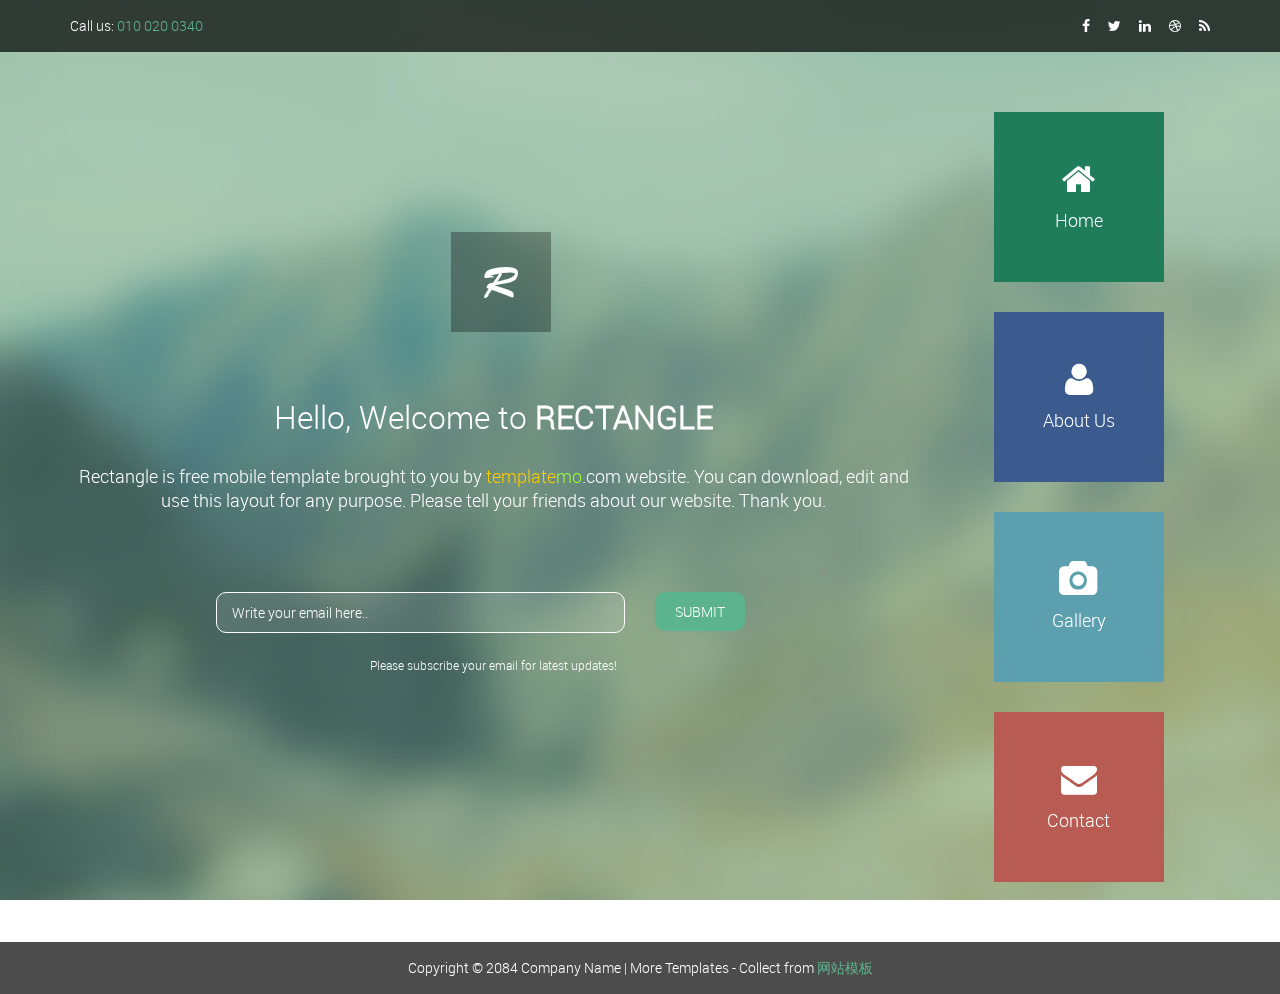
<file: index.html>
<!DOCTYPE html>
<!--[if lt IE 7]>      <html class="no-js lt-ie9 lt-ie8 lt-ie7"> <![endif]-->
<!--[if IE 7]>         <html class="no-js lt-ie9 lt-ie8"> <![endif]-->
<!--[if IE 8]>         <html class="no-js lt-ie9"> <![endif]-->
<!--[if gt IE 8]><!--> <html class="no-js"> <!--<![endif]-->
<head>
<meta charset="utf-8">
<meta http-equiv="X-UA-Compatible" content="IE=edge">
<title>Rectangle Mobile Template</title>
<meta name="description" content="">
<meta name="viewport" content="width=device-width, initial-scale=1">
<link rel="stylesheet" href="css/normalize.css">
<link rel="stylesheet" href="css/font-awesome.css">
<link rel="stylesheet" href="css/bootstrap.min.css">
<link rel="stylesheet" href="css/templatemo-style.css">
<script src="js/vendor/modernizr-2.6.2.min.js"></script>
</head>
<body>
<!--[if lt IE 7]>
	<p class="browsehappy">You are using an <strong>outdated</strong> browser. Please <a href="http://browsehappy.com/">upgrade your browser</a> to improve your experience.</p>
<![endif]-->

<div class="site-bg"></div>
<div class="site-bg-overlay"></div>

<!-- TOP HEADER -->
<div class="top-header">
	<div class="container">
		<div class="row">
			<div class="col-md-6 col-sm-6 col-xs-12">
				<p class="phone-info">Call us: <a href="#">010 020 0340</a></p>
			</div>
			<div class="col-md-6 col-sm-6 col-xs-12">
				<div class="social-icons">
					<ul>
						<li><a href="#" class="fa fa-facebook"></a></li>
						<li><a href="#" class="fa fa-twitter"></a></li>
						<li><a href="#" class="fa fa-linkedin"></a></li>
						<li><a href="#" class="fa fa-dribbble"></a></li>
						<li><a href="#" class="fa fa-rss"></a></li>
					</ul>
				</div>
			</div>
		</div>
	</div>
</div> <!-- .top-header -->


<div class="visible-xs visible-sm responsive-menu">
	<a href="#" class="toggle-menu">
		<i class="fa fa-bars"></i> Show Menu
	</a>
	<div class="show-menu">
		<ul class="main-menu">
			<li>
				<a class="show-1 active homebutton" href="#"><i class="fa fa-home"></i>Home</a>
			</li>
			<li>
				<a class="show-2 aboutbutton" href="#"><i class="fa fa-user"></i>About Us</a>
			</li>
			<li>
				<a class="show-3 projectbutton" href="#"><i class="fa fa-camera"></i>Gallery</a>
			</li>
			<li>
				<a class="show-5 contactbutton" href="#"><i class="fa fa-envelope"></i>Contact</a>
			</li>
		</ul>
	</div>
</div>
<div class="copyrights">Collect from <a href="http://www.mycodes.net" >免费模板</a></div>
<div class="container" id="page-content">
	<div class="row">


		
		<div class="col-md-9 col-sm-12 content-holder">
			<!-- CONTENT -->
			<div id="menu-container">
				
				<div class="logo-holder logo-top-margin">
					<a href="#" class="site-brand"><img src="images/logo.png" alt=""></a>
				</div>
				
				
				<div id="menu-1" class="homepage home-section text-center">
					<div class="welcome-text">
						<h2>Hello, Welcome to <strong>RECTANGLE</strong></h2>
						<p>Rectangle is free mobile template brought to you by <span class="orange">template</span><span class="green">mo</span>.com website. You can download, edit and use this layout for any purpose. Please tell your friends about our website. Thank you.</p>
						<form action="#" method="get" class="subscribe-form">
							<div class="row">
								<fieldset class="col-md-offset-2 col-md-6">
									<input name="subscribe-email" type="email" class="email" id="subscribe-email" placeholder="Write your email here..">
								</fieldset>
								<fieldset class="col-md-4 button-holder">
									<input name="submit" type="submit" class="button default" id="submit" value="Submit">
								</fieldset>
							</div>
							<p class="subscribe-text">Please subscribe your email for latest updates!</p>
						</form>
					</div>
				</div>

				<div id="menu-2" class="content about-section">
					<div class="row">
						<div class="col-md-8 col-sm-8">
							<div class="box-content profile">
								<h3 class="widget-title">Learn about us</h3>
								<div class="profile-thumb">
									<img src="images/8.jpg" alt="">
								</div>
								<div class="profile-content">
									<h5 class="profile-name">Linda Beauty</h5>
									<span class="profile-role">Creative Director</span>
									<p>Most of the images are from <a rel="nofollow" href="#">Unsplash.com</a> website. Curabitur auctor justo pretium purus varius sagittis. Aliquam porttitor leo sapien, hendrerit dapibus lorem.<br><br>
									Change icons by <a rel="nofollow" href="#/font-awesome-icon-world-map/">Font Awesome</a> (version 4). Example: <span class="blue">&lt;i class=&quot;fa fa-refresh&quot;&gt;&lt;/i&gt;</span></p>
								</div>
							</div>
						</div>
						<div class="col-md-4 col-sm-4">
							<div class="box-content">
								<h3 class="widget-title">Background</h3>
								<p>Vestibulum pellentesque ante sit amet tristique hendrerit. Sed consequat, nunc lobortis faucibus pretium, enim nibh blandit est, nec sollicitudin est quam a neque. Aenean eget malesuada justo.</p>
								<div class="about-social">
									<ul>
										<li><a href="#" class="fa fa-facebook"></a></li>
										<li><a href="#" class="fa fa-twitter"></a></li>
										<li><a href="#" class="fa fa-linkedin"></a></li>
										<li><a href="#" class="fa fa-dribbble"></a></li>
									</ul>
								</div>
							</div>
						</div>
					</div>
					<div class="row">
						<div class="col-md-5 col-sm-5">
							<div class="box-content">
								<h3 class="widget-title">Our Studio</h3>
								<div class="project-item">
									<img src="images/7.jpg" alt="">
									<div class="project-hover">
										<h4>Great Nature Capture</h4>
									</div>
								</div>
							</div>
						</div>
						<div class="col-md-7 col-sm-7">
							<div class="box-content">
								<h3 class="widget-title">Our Technical Skills</h3>
								<ul class="progess-bars">
									<li>
										<span>HTML CSS 80%</span>
										<div class="progress">
											<div class="progress-bar" role="progressbar" aria-valuenow="80" aria-valuemin="0" aria-valuemax="100" style="width: 80%;"></div>
										</div>
									</li>
									<li>
										<span>PHOTOSHOP 95%</span>
										<div class="progress">
											<div class="progress-bar" role="progressbar" aria-valuenow="95" aria-valuemin="0" aria-valuemax="100" style="width: 95%;"></div>
										</div>
									</li>
									<li>
										<span>WORDPRESS 70%</span>
										<div class="progress">
											<div class="progress-bar" role="progressbar" aria-valuenow="70" aria-valuemin="0" aria-valuemax="100" style="width: 70%;"></div>
										</div>
									</li>
									<li>
										<span>PHP mySQL 50%</span>
										<div class="progress">
											<div class="progress-bar" role="progressbar" aria-valuenow="50" aria-valuemin="0" aria-valuemax="100" style="width: 50%;"></div>
										</div>
									</li>
								</ul>
							</div>
						</div>
					</div>
				</div>

				<div id="menu-3" class="content gallery-section">
					<div class="box-content">
						<h3 class="widget-title">Past Projects</h3>
						<div class="row">
							<div class="col-md-4 col-sm-6 col-xs-12">
								<div class="project-item">
									<img src="images/1.jpg" alt="">
									<div class="project-hover">
										<h4>Great Nature Capture</h4>
									</div>
								</div>
							</div>
							<div class="col-md-4 col-sm-6 col-xs-12">
								<div class="project-item">
									<img src="images/2.jpg" alt="">
									<div class="project-hover">
										<h4>Another Image Caption</h4>
									</div>
								</div>
							</div>
							<div class="col-md-4 col-sm-6 col-xs-12">
								<div class="project-item">
									<img src="images/3.jpg" alt="">
									<div class="project-hover">
										<h4>Great Nature Capture</h4>
									</div>
								</div>
							</div>
							<div class="col-md-4 col-sm-6 col-xs-12">
								<div class="project-item">
									<img src="images/4.jpg" alt="">
									<div class="project-hover">
										<h4>Another Image Caption</h4>
									</div>
								</div>
							</div>
							<div class="col-md-4 col-sm-6 col-xs-12">
								<div class="project-item">
									<img src="images/5.jpg" alt="">
									<div class="project-hover">
										<h4>Great Nature Capture</h4>
									</div>
								</div>
							</div>
							<div class="col-md-4 col-sm-6 col-xs-12">
								<div class="project-item">
									<img src="images/6.jpg" alt="">
									<div class="project-hover">
										<h4>Another Image Caption</h4>
									</div>
								</div>
							</div>
						</div>
						<div class="project-pages">
							<ul>
								<li><a href="#">1</a></li>
								<li><a href="#">2</a></li>
								<li><a href="#">3</a></li>
								<li><a href="#">...</a></li>
							</ul>
						</div>
					</div>
				</div>

				<div id="menu-4" class="content contact-section">
					<div class="row">
						<div class="col-md-8 col-sm-8">
							<div class="box-content">
								<h3 class="widget-title">Send Us A Message</h3>
								<form class="contact-form">
									<fieldset>
										<input type="text" class="name" id="name" placeholder="Name...">
									</fieldset> 
									<fieldset>
										<input type="email" class="email" id="email" placeholder="Email...">
									</fieldset> 
									<fieldset>
										<input type="text" class="subject" id="subject" placeholder="Subject...">
									</fieldset>
									<fieldset>
										<textarea name="message" id="message" cols="30" rows="4" placeholder="Message.."></textarea>
									</fieldset>
									<fieldset>
										<input type="submit" class="button" id="button" value="Send Message">
									</fieldset>
								</form>
							</div>
						</div>
						<div class="col-md-4 col-sm-4">
							<div class="box-content">
								<h3 class="widget-title">Stay In Touch</h3>
								<p>Sed ullamcorper, risus a tincidunt efficitur, massa mauris ultricies leo, eu interdum eros erat non augue. <br><br>
								Suspendisse ornare sollicitudin lectus non egestas. Nam fermentum imperdiet ligula congue venenatis. </p>
								<div class="about-social">
									<ul>
										<li><a href="#" class="fa fa-facebook"></a></li>
										<li><a href="#" class="fa fa-twitter"></a></li>
										<li><a href="#" class="fa fa-linkedin"></a></li>
										<li><a href="#" class="fa fa-dribbble"></a></li>
									</ul>
								</div>
							</div>
						</div>
					</div>
				</div>

			</div>
		</div>


		<div class="col-md-3 hidden-sm">
			
			<nav id="nav" class="main-navigation hidden-xs hidden-sm">
				<ul class="main-menu">
					<li>
						<a class="show-1 active homebutton" href="#"><i class="fa fa-home"></i>Home</a>
					</li>
					<li>
						<a class="show-2 aboutbutton" href="#"><i class="fa fa-user"></i>About Us</a>
					</li>
					<li>
						<a class="show-3 projectbutton" href="#"><i class="fa fa-camera"></i>Gallery</a>
					</li>
					<li>
						<a class="show-5 contactbutton" href="#"><i class="fa fa-envelope"></i>Contact</a>
					</li>
				</ul>
			</nav>

		</div>
	</div>
</div>

<!-- SITE-FOOTER -->
<div class="site-footer">
	<div class="container">
		<div class="row">
			<div class="col-md-12 text-center">
				<p>Copyright &copy; 2084 Company Name | More Templates - Collect from <a href="http://www.mycodes.net">网站模板</a></p>
			</div>
		</div>
	</div>
</div> <!-- .site-footer -->

<script src="js/vendor/jquery-1.10.2.min.js"></script>
<script src="js/plugins.js"></script>
<script src="js/main.js"></script>
<!-- templatemo 439 rectangle -->
</body>
</html>
</file>
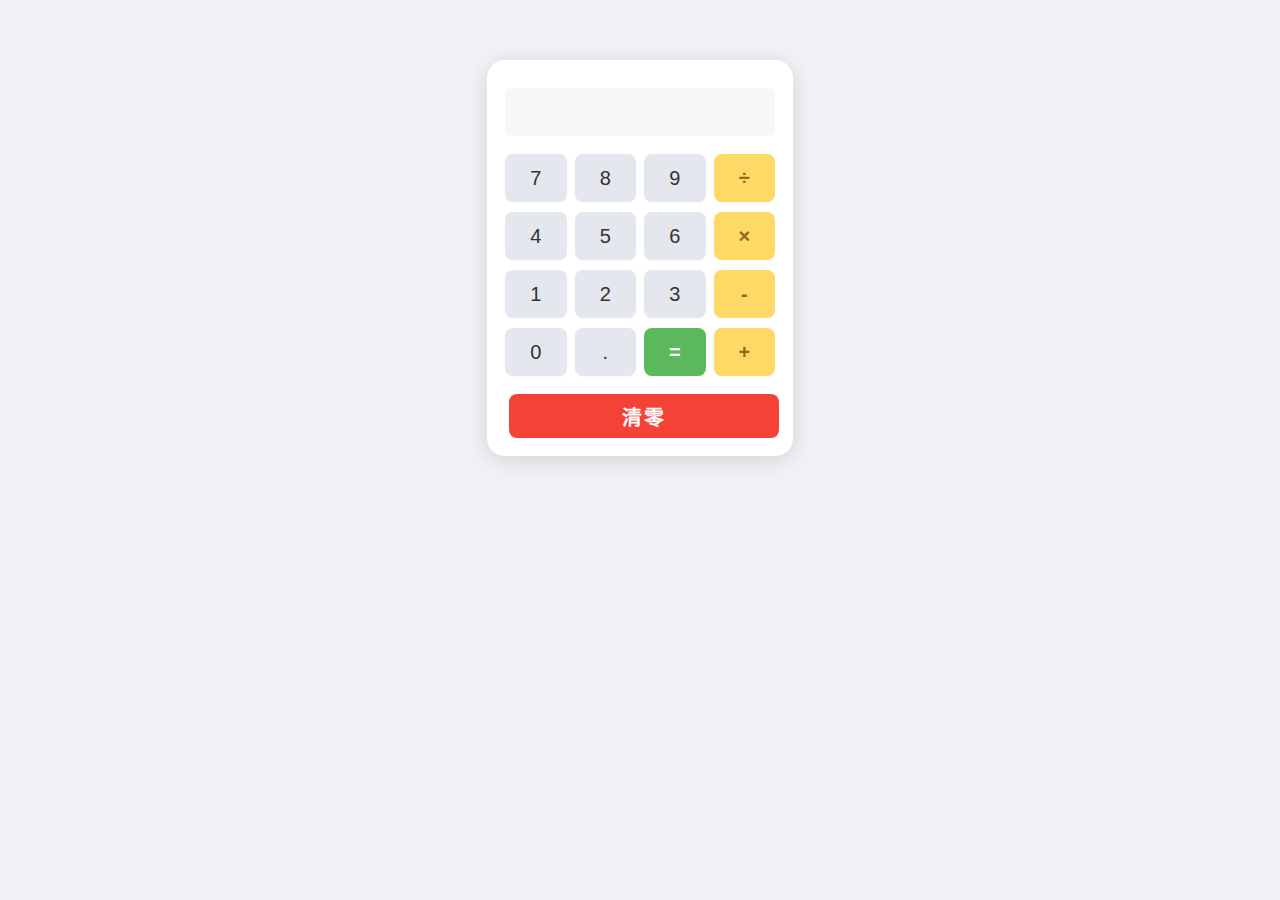
<file: tools/calculator/index.html>
<!DOCTYPE html>
<html lang="zh-cn">
<head>
  <meta charset="UTF-8">
  <title>计算器</title>
  <style>
    body {
      background: #f0f2f5;
      font-family: 'Segoe UI', Arial, sans-serif;
    }
    #calc {
      width: 270px;
      margin: 60px auto;
      background: #fff;
      border-radius: 18px;
      box-shadow: 0 4px 24px rgba(0,0,0,0.13);
      padding: 28px 18px 18px 18px;
    }
    #display {
      width: 100%;
      height: 48px;
      font-size: 26px;
      margin-bottom: 18px;
      text-align: right;
      border: none;
      background: #f7f7fa;
      border-radius: 8px;
      padding-right: 10px;
      box-sizing: border-box;
      color: #222;
      letter-spacing: 1px;
    }
    .btn-row {
      display: flex;
      justify-content: space-between;
      margin-bottom: 10px;
    }
    .btn {
      flex: 1;
      height: 48px;
      margin: 0 4px;
      font-size: 20px;
      border: none;
      border-radius: 8px;
      background: #e4e7ed;
      color: #333;
      transition: background 0.2s, color 0.2s;
      cursor: pointer;
      box-shadow: 0 1px 2px rgba(0,0,0,0.03);
    }
    .btn:last-child {
      margin-right: 0;
    }
    .btn:first-child {
      margin-left: 0;
    }
    .btn:active {
      background: #cfd8dc;
    }
    .btn.op {
      background: #ffd966;
      color: #8a6d1d;
      font-weight: bold;
    }
    .btn.eq {
      background: #5cb85c;
      color: #fff;
      font-weight: bold;
    }
    .btn.clear {
      background: #f44336;
      color: #fff;
      font-weight: bold;
      margin-top: 8px;
      height: 44px;
      letter-spacing: 2px;
    }
  </style>
</head>
<body>
  <div id="calc">
    <input type="text" id="display" disabled>
    <div class="btn-row">
      <button class="btn" onclick="append('7')">7</button>
      <button class="btn" onclick="append('8')">8</button>
      <button class="btn" onclick="append('9')">9</button>
      <button class="btn op" onclick="append('/')">÷</button>
    </div>
    <div class="btn-row">
      <button class="btn" onclick="append('4')">4</button>
      <button class="btn" onclick="append('5')">5</button>
      <button class="btn" onclick="append('6')">6</button>
      <button class="btn op" onclick="append('*')">×</button>
    </div>
    <div class="btn-row">
      <button class="btn" onclick="append('1')">1</button>
      <button class="btn" onclick="append('2')">2</button>
      <button class="btn" onclick="append('3')">3</button>
      <button class="btn op" onclick="append('-')">-</button>
    </div>
    <div class="btn-row">
      <button class="btn" onclick="append('0')">0</button>
      <button class="btn" onclick="append('.')">.</button>
      <button class="btn eq" onclick="calculate()">=</button>
      <button class="btn op" onclick="append('+')">+</button>
    </div>
    <button class="btn clear" style="width:100%;" onclick="clearDisplay()">清零</button>
  </div>
  <script>
    function append(char) {
      document.getElementById('display').value += char;
    }
    function clearDisplay() {
      document.getElementById('display').value = '';
    }
    function calculate() {
      try {
        let result = eval(document.getElementById('display').value);
        document.getElementById('display').value = result;
      } catch {
        document.getElementById('display').value = '错误';
      }
    }
  </script>
</body>
</html>
</file>
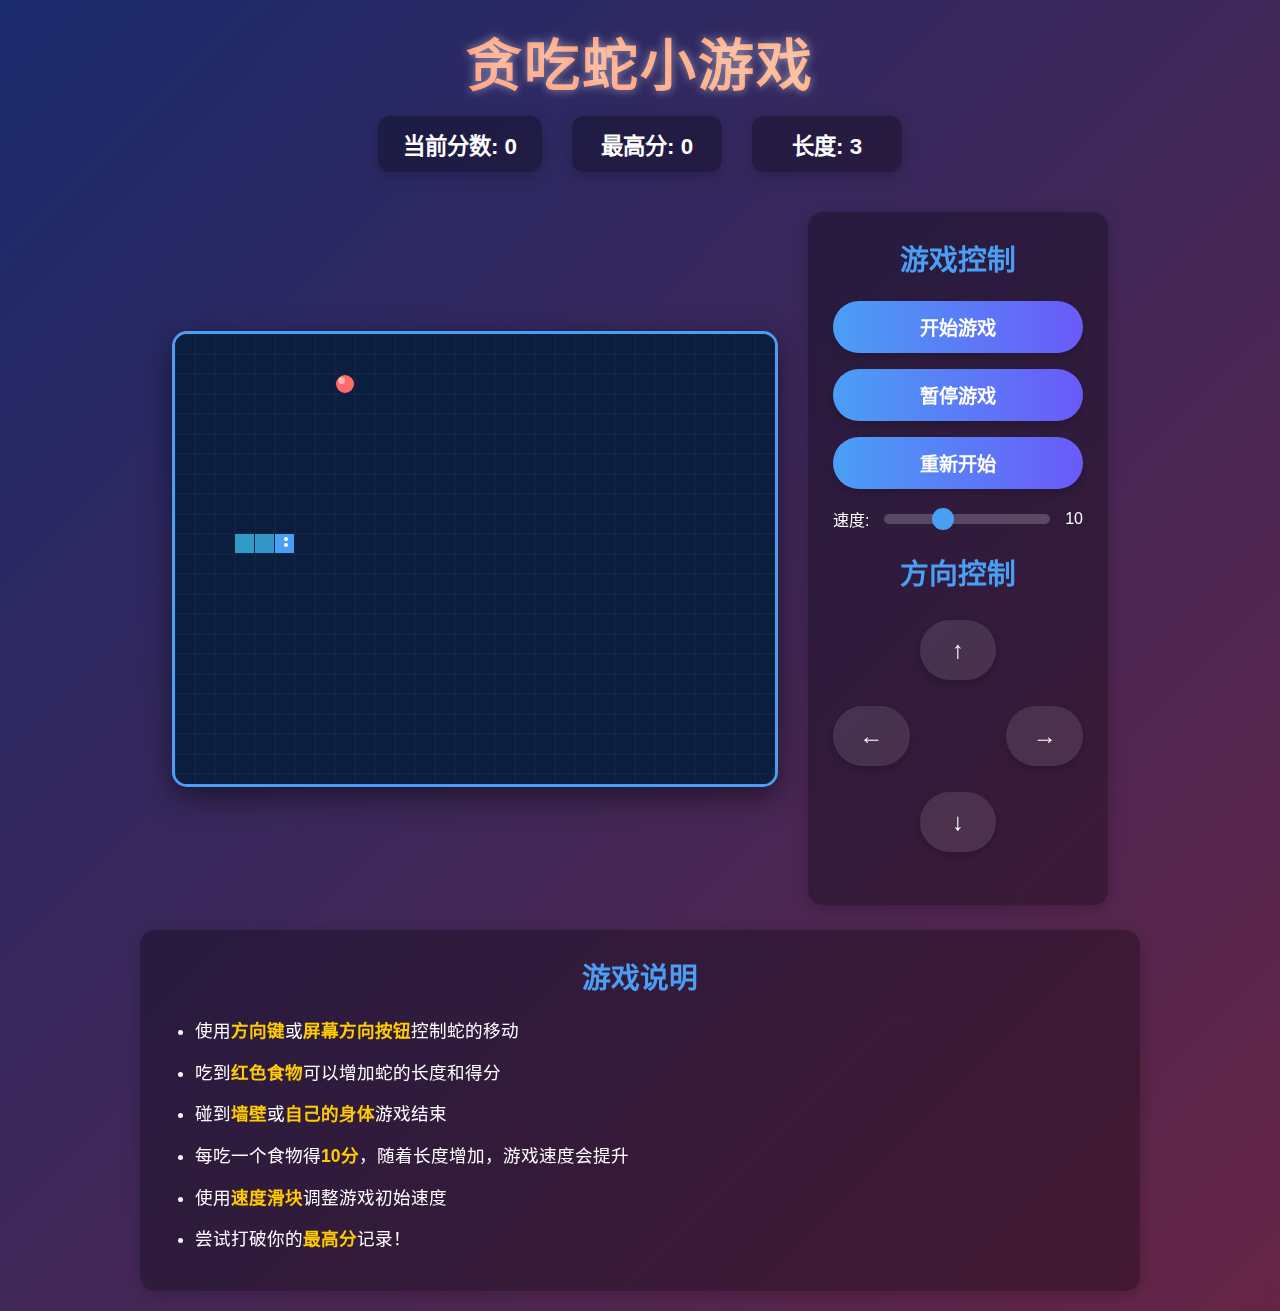
<file: tools/greedy-snake/index.html>
<!DOCTYPE html>
<html lang="zh-CN">
<head>
    <meta charset="UTF-8">
    <meta name="viewport" content="width=device-width, initial-scale=1.0">
    <title>贪吃蛇小游戏</title>
    <style>
        * {
            margin: 0;
            padding: 0;
            box-sizing: border-box;
            font-family: 'Segoe UI', Tahoma, Geneva, Verdana, sans-serif;
        }
        
        body {
            display: flex;
            justify-content: center;
            align-items: center;
            min-height: 100vh;
            background: linear-gradient(135deg, #1a2a6c, #b21f1f, #1a2a6c);
            background-size: 400% 400%;
            animation: gradientBG 15s ease infinite;
            color: white;
            padding: 20px;
        }
        
        @keyframes gradientBG {
            0% { background-position: 0% 50%; }
            50% { background-position: 100% 50%; }
            100% { background-position: 0% 50%; }
        }
        
        .container {
            display: flex;
            flex-direction: column;
            align-items: center;
            max-width: 1000px;
            width: 100%;
            gap: 25px;
        }
        
        .header {
            text-align: center;
            width: 100%;
        }
        
        h1 {
            font-size: 3.5rem;
            margin-bottom: 10px;
            text-shadow: 0 0 10px rgba(255, 255, 255, 0.5);
            background: linear-gradient(to right, #ff7e5f, #feb47b);
            -webkit-background-clip: text;
            -webkit-text-fill-color: transparent;
            letter-spacing: 2px;
        }
        
        .game-stats {
            display: flex;
            justify-content: center;
            gap: 30px;
            margin: 15px 0;
            font-size: 1.4rem;
            font-weight: bold;
        }
        
        .stat-box {
            background: rgba(0, 0, 0, 0.3);
            padding: 12px 25px;
            border-radius: 12px;
            box-shadow: 0 4px 15px rgba(0, 0, 0, 0.2);
            min-width: 150px;
            text-align: center;
        }
        
        .game-container {
            display: flex;
            gap: 30px;
            flex-wrap: wrap;
            justify-content: center;
            align-items: center;
        }
        
        #game-canvas {
            background-color: #0c1e3e;
            border-radius: 15px;
            box-shadow: 0 10px 30px rgba(0, 0, 0, 0.5);
            border: 3px solid #4a9ff5;
        }
        
        .controls {
            background: rgba(0, 0, 0, 0.3);
            padding: 25px;
            border-radius: 15px;
            box-shadow: 0 4px 15px rgba(0, 0, 0, 0.2);
            width: 300px;
        }
        
        .control-group {
            margin-bottom: 20px;
        }
        
        h2 {
            font-size: 1.8rem;
            margin-bottom: 15px;
            color: #4a9ff5;
            text-align: center;
        }
        
        button {
            background: linear-gradient(to right, #4a9ff5, #6a5af9);
            color: white;
            border: none;
            padding: 12px 25px;
            font-size: 1.2rem;
            border-radius: 50px;
            cursor: pointer;
            transition: all 0.3s ease;
            width: 100%;
            margin: 8px 0;
            font-weight: bold;
            box-shadow: 0 4px 10px rgba(0, 0, 0, 0.2);
        }
        
        button:hover {
            transform: translateY(-3px);
            box-shadow: 0 6px 15px rgba(0, 0, 0, 0.3);
        }
        
        button:active {
            transform: translateY(1px);
        }
        
        .directions {
            display: grid;
            grid-template-columns: repeat(3, 1fr);
            grid-template-rows: repeat(3, 1fr);
            gap: 10px;
            margin-top: 20px;
        }
        
        .dir-btn {
            height: 60px;
            display: flex;
            justify-content: center;
            align-items: center;
            font-size: 1.5rem;
            background: rgba(255, 255, 255, 0.1);
        }
        
        .up { grid-column: 2; grid-row: 1; }
        .left { grid-column: 1; grid-row: 2; }
        .right { grid-column: 3; grid-row: 2; }
        .down { grid-column: 2; grid-row: 3; }
        
        .instructions {
            background: rgba(0, 0, 0, 0.3);
            padding: 25px;
            border-radius: 15px;
            box-shadow: 0 4px 15px rgba(0, 0, 0, 0.2);
            width: 100%;
        }
        
        .instructions h2 {
            margin-bottom: 20px;
        }
        
        .instructions ul {
            padding-left: 30px;
            font-size: 1.1rem;
            line-height: 1.8;
        }
        
        .instructions li {
            margin-bottom: 10px;
        }
        
        .highlight {
            color: #ffcc00;
            font-weight: bold;
        }
        
        .speed-control {
            display: flex;
            align-items: center;
            gap: 15px;
            margin-top: 10px;
        }
        
        #speed-slider {
            flex: 1;
            height: 10px;
            -webkit-appearance: none;
            background: rgba(255, 255, 255, 0.2);
            border-radius: 5px;
            outline: none;
        }
        
        #speed-slider::-webkit-slider-thumb {
            -webkit-appearance: none;
            width: 22px;
            height: 22px;
            border-radius: 50%;
            background: #4a9ff5;
            cursor: pointer;
        }
        
        .game-over {
            position: absolute;
            top: 0;
            left: 0;
            width: 100%;
            height: 100%;
            background: rgba(0, 0, 0, 0.8);
            display: flex;
            flex-direction: column;
            justify-content: center;
            align-items: center;
            z-index: 10;
            display: none;
        }
        
        .game-over h2 {
            font-size: 4rem;
            color: #ff6b6b;
            margin-bottom: 30px;
        }
        
        .game-over p {
            font-size: 2rem;
            margin-bottom: 30px;
        }
        
        @media (max-width: 768px) {
            .game-container {
                flex-direction: column;
            }
            
            .controls {
                width: 100%;
                max-width: 500px;
            }
            
            h1 {
                font-size: 2.5rem;
            }
            
            .game-stats {
                font-size: 1.1rem;
            }
        }
    </style>
</head>
<body>
    <div class="container">
        <div class="header">
            <h1>贪吃蛇小游戏</h1>
            <div class="game-stats">
                <div class="stat-box">当前分数: <span id="score">0</span></div>
                <div class="stat-box">最高分: <span id="high-score">0</span></div>
                <div class="stat-box">长度: <span id="length">1</span></div>
            </div>
        </div>
        
        <div class="game-container">
            <canvas id="game-canvas" width="600" height="450"></canvas>
            
            <div class="controls">
                <div class="control-group">
                    <h2>游戏控制</h2>
                    <button id="start-btn">开始游戏</button>
                    <button id="pause-btn">暂停游戏</button>
                    <button id="restart-btn">重新开始</button>
                    
                    <div class="speed-control">
                        <label for="speed-slider">速度:</label>
                        <input type="range" id="speed-slider" min="5" max="20" value="10">
                        <span id="speed-value">10</span>
                    </div>
                </div>
                
                <div class="control-group">
                    <h2>方向控制</h2>
                    <div class="directions">
                        <button class="dir-btn up" id="up-btn">↑</button>
                        <button class="dir-btn left" id="left-btn">←</button>
                        <button class="dir-btn right" id="right-btn">→</button>
                        <button class="dir-btn down" id="down-btn">↓</button>
                    </div>
                </div>
            </div>
        </div>
        
        <div class="instructions">
            <h2>游戏说明</h2>
            <ul>
                <li>使用<span class="highlight">方向键</span>或<span class="highlight">屏幕方向按钮</span>控制蛇的移动</li>
                <li>吃到<span class="highlight">红色食物</span>可以增加蛇的长度和得分</li>
                <li>碰到<span class="highlight">墙壁</span>或<span class="highlight">自己的身体</span>游戏结束</li>
                <li>每吃一个食物得<span class="highlight">10分</span>，随着长度增加，游戏速度会提升</li>
                <li>使用<span class="highlight">速度滑块</span>调整游戏初始速度</li>
                <li>尝试打破你的<span class="highlight">最高分</span>记录！</li>
            </ul>
        </div>
    </div>
    
    <div class="game-over" id="game-over">
        <h2>游戏结束!</h2>
        <p>你的分数: <span id="final-score">0</span></p>
        <button id="play-again-btn">再玩一次</button>
    </div>

    <script>
        // 获取Canvas元素和上下文
        const canvas = document.getElementById('game-canvas');
        const ctx = canvas.getContext('2d');
        
        // 游戏常量
        const GRID_SIZE = 20;
        const GRID_WIDTH = canvas.width / GRID_SIZE;
        const GRID_HEIGHT = canvas.height / GRID_SIZE;
        
        // 游戏变量
        let snake = [];
        let food = {};
        let direction = 'right';
        let nextDirection = 'right';
        let score = 0;
        let highScore = localStorage.getItem('snakeHighScore') || 0;
        let gameSpeed = 10;
        let gameRunning = false;
        let gameLoop;
        
        // 初始化游戏
        function initGame() {
            // 初始化蛇
            snake = [
                {x: 5, y: 10},
                {x: 4, y: 10},
                {x: 3, y: 10}
            ];
            
            // 生成食物
            generateFood();
            
            // 重置方向
            direction = 'right';
            nextDirection = 'right';
            
            // 重置分数
            score = 0;
            updateScore();
            
            // 更新最高分显示
            document.getElementById('high-score').textContent = highScore;
            
            // 更新长度显示
            document.getElementById('length').textContent = snake.length;
        }
        
        // 生成食物
        function generateFood() {
            // 随机位置
            food = {
                x: Math.floor(Math.random() * GRID_WIDTH),
                y: Math.floor(Math.random() * GRID_HEIGHT)
            };
            
            // 确保食物不在蛇身上
            for (let segment of snake) {
                if (segment.x === food.x && segment.y === food.y) {
                    return generateFood();
                }
            }
        }
        
        // 绘制游戏
        function draw() {
            // 清除画布
            ctx.fillStyle = '#0c1e3e';
            ctx.fillRect(0, 0, canvas.width, canvas.height);
            
            // 绘制网格
            ctx.strokeStyle = 'rgba(255, 255, 255, 0.05)';
            for (let x = 0; x < canvas.width; x += GRID_SIZE) {
                ctx.beginPath();
                ctx.moveTo(x, 0);
                ctx.lineTo(x, canvas.height);
                ctx.stroke();
            }
            
            for (let y = 0; y < canvas.height; y += GRID_SIZE) {
                ctx.beginPath();
                ctx.moveTo(0, y);
                ctx.lineTo(canvas.width, y);
                ctx.stroke();
            }
            
            // 绘制蛇
            snake.forEach((segment, index) => {
                if (index === 0) {
                    // 蛇头
                    ctx.fillStyle = '#4a9ff5';
                } else {
                    // 蛇身
                    const colorValue = 150 + Math.min(100, index * 2);
                    ctx.fillStyle = `rgb(50, ${colorValue}, 200)`;
                }
                
                ctx.fillRect(
                    segment.x * GRID_SIZE, 
                    segment.y * GRID_SIZE, 
                    GRID_SIZE - 1, 
                    GRID_SIZE - 1
                );
                
                // 蛇头眼睛
                if (index === 0) {
                    ctx.fillStyle = 'white';
                    
                    // 根据方向绘制眼睛
                    let eye1X, eye1Y, eye2X, eye2Y;
                    const eyeOffset = 5;
                    const eyeRadius = 2;
                    
                    switch(direction) {
                        case 'up':
                            eye1X = segment.x * GRID_SIZE + eyeOffset;
                            eye1Y = segment.y * GRID_SIZE + eyeOffset;
                            eye2X = segment.x * GRID_SIZE + GRID_SIZE - eyeOffset - eyeRadius*2;
                            eye2Y = segment.y * GRID_SIZE + eyeOffset;
                            break;
                        case 'down':
                            eye1X = segment.x * GRID_SIZE + eyeOffset;
                            eye1Y = segment.y * GRID_SIZE + GRID_SIZE - eyeOffset - eyeRadius*2;
                            eye2X = segment.x * GRID_SIZE + GRID_SIZE - eyeOffset - eyeRadius*2;
                            eye2Y = segment.y * GRID_SIZE + GRID_SIZE - eyeOffset - eyeRadius*2;
                            break;
                        case 'left':
                            eye1X = segment.x * GRID_SIZE + eyeOffset;
                            eye1Y = segment.y * GRID_SIZE + eyeOffset;
                            eye2X = segment.x * GRID_SIZE + eyeOffset;
                            eye2Y = segment.y * GRID_SIZE + GRID_SIZE - eyeOffset - eyeRadius*2;
                            break;
                        case 'right':
                            eye1X = segment.x * GRID_SIZE + GRID_SIZE - eyeOffset - eyeRadius*2;
                            eye1Y = segment.y * GRID_SIZE + eyeOffset;
                            eye2X = segment.x * GRID_SIZE + GRID_SIZE - eyeOffset - eyeRadius*2;
                            eye2Y = segment.y * GRID_SIZE + GRID_SIZE - eyeOffset - eyeRadius*2;
                            break;
                    }
                    
                    ctx.beginPath();
                    ctx.arc(eye1X, eye1Y, eyeRadius, 0, Math.PI * 2);
                    ctx.fill();
                    
                    ctx.beginPath();
                    ctx.arc(eye2X, eye2Y, eyeRadius, 0, Math.PI * 2);
                    ctx.fill();
                }
            });
            
            // 绘制食物
            ctx.fillStyle = '#ff6b6b';
            ctx.beginPath();
            ctx.arc(
                food.x * GRID_SIZE + GRID_SIZE/2,
                food.y * GRID_SIZE + GRID_SIZE/2,
                GRID_SIZE/2 - 1,
                0,
                Math.PI * 2
            );
            ctx.fill();
            
            // 绘制食物光泽
            ctx.fillStyle = 'rgba(255, 255, 255, 0.5)';
            ctx.beginPath();
            ctx.arc(
                food.x * GRID_SIZE + GRID_SIZE/3,
                food.y * GRID_SIZE + GRID_SIZE/3,
                GRID_SIZE/6,
                0,
                Math.PI * 2
            );
            ctx.fill();
        }
        
        // 更新游戏状态
        function update() {
            // 更新方向
            direction = nextDirection;
            
            // 计算新蛇头位置
            const head = {...snake[0]};
            
            switch(direction) {
                case 'up': head.y--; break;
                case 'down': head.y++; break;
                case 'left': head.x--; break;
                case 'right': head.x++; break;
            }
            
            // 检查游戏结束条件
            if (
                head.x < 0 || 
                head.y < 0 || 
                head.x >= GRID_WIDTH || 
                head.y >= GRID_HEIGHT ||
                snake.some(segment => segment.x === head.x && segment.y === head.y)
            ) {
                gameOver();
                return;
            }
            
            // 添加新蛇头
            snake.unshift(head);
            
            // 检查是否吃到食物
            if (head.x === food.x && head.y === food.y) {
                // 增加分数
                score += 10;
                updateScore();
                
                // 生成新食物
                generateFood();
                
                // 根据长度调整速度
                const newSpeed = Math.min(20, Math.floor(10 + snake.length / 5));
                if (newSpeed > gameSpeed) {
                    gameSpeed = newSpeed;
                    updateGameSpeed();
                }
            } else {
                // 移除蛇尾
                snake.pop();
            }
            
            // 更新长度显示
            document.getElementById('length').textContent = snake.length;
        }
        
        // 游戏主循环
        function gameMain() {
            update();
            draw();
        }
        
        // 开始游戏
        function startGame() {
            if (gameRunning) return;
            
            gameRunning = true;
            document.getElementById('start-btn').textContent = "继续游戏";
            
            gameLoop = setInterval(() => {
                gameMain();
            }, 1000 / gameSpeed);
        }
        
        // 暂停游戏
        function pauseGame() {
            if (!gameRunning) return;
            
            clearInterval(gameLoop);
            gameRunning = false;
        }
        
        // 重新开始游戏
        function restartGame() {
            pauseGame();
            initGame();
            draw();
            document.getElementById('start-btn').textContent = "开始游戏";
            document.getElementById('game-over').style.display = 'none';
        }
        
        // 游戏结束
        function gameOver() {
            pauseGame();
            
            // 更新最高分
            if (score > highScore) {
                highScore = score;
                localStorage.setItem('snakeHighScore', highScore);
                document.getElementById('high-score').textContent = highScore;
            }
            
            // 显示游戏结束界面
            document.getElementById('final-score').textContent = score;
            document.getElementById('game-over').style.display = 'flex';
        }
        
        // 更新分数显示
        function updateScore() {
            document.getElementById('score').textContent = score;
        }
        
        // 更新游戏速度显示
        function updateGameSpeed() {
            document.getElementById('speed-value').textContent = gameSpeed;
            document.getElementById('speed-slider').value = gameSpeed;
            
            if (gameRunning) {
                pauseGame();
                startGame();
            }
        }
        
        // 事件监听
        document.addEventListener('keydown', e => {
            switch(e.key) {
                case 'ArrowUp':
                    e.preventDefault();
                    if (direction !== 'down') nextDirection = 'up';
                    break;
                case 'ArrowDown':
                    e.preventDefault();
                    if (direction !== 'up') nextDirection = 'down';
                    break;
                case 'ArrowLeft':
                    e.preventDefault();
                    if (direction !== 'right') nextDirection = 'left';
                    break;
                case 'ArrowRight':
                    e.preventDefault();
                    if (direction !== 'left') nextDirection = 'right';
                    break;
                case ' ':
                    e.preventDefault();
                    if (gameRunning) pauseGame();
                    else startGame();
                    break;
            }
        }, { passive: false });
        
        // 按钮事件
        document.getElementById('start-btn').addEventListener('click', startGame);
        document.getElementById('pause-btn').addEventListener('click', pauseGame);
        document.getElementById('restart-btn').addEventListener('click', restartGame);
        document.getElementById('play-again-btn').addEventListener('click', restartGame);
        
        // 方向按钮
        document.getElementById('up-btn').addEventListener('click', () => { if (direction !== 'down') nextDirection = 'up'; });
        document.getElementById('down-btn').addEventListener('click', () => { if (direction !== 'up') nextDirection = 'down'; });
        document.getElementById('left-btn').addEventListener('click', () => { if (direction !== 'right') nextDirection = 'left'; });
        document.getElementById('right-btn').addEventListener('click', () => { if (direction !== 'left') nextDirection = 'right'; });
        
        // 速度滑块
        document.getElementById('speed-slider').addEventListener('input', function() {
            gameSpeed = parseInt(this.value);
            document.getElementById('speed-value').textContent = gameSpeed;
            
            if (gameRunning) {
                pauseGame();
                startGame();
            }
        });
        
        // 初始化游戏
        initGame();
        draw();
    </script>
</body>
</html>
</file>
<file: css/templatemo-style.css>
@font-face {
  font-family: 'robotolight';
  src: url("../fonts/Roboto-Light-webfont.eot");
  src: url("../fonts/Roboto-Light-webfont.eot?#iefix") format("embedded-opentype"), url("../fonts/Roboto-Light-webfont.woff") format("woff"), url("../fonts/Roboto-Light-webfont.ttf") format("truetype"), url("../fonts/Roboto-Light-webfont.svg#robotolight") format("svg");
  font-weight: normal;
  font-style: normal;
}
@font-face {
  font-family: 'robotoregular';
  src: url("../fonts/Roboto-Regular-webfont.eot");
  src: url("../fonts/Roboto-Regular-webfont.eot?#iefix") format("embedded-opentype"), url("../fonts/Roboto-Regular-webfont.woff") format("woff"), url("../fonts/Roboto-Regular-webfont.ttf") format("truetype"), url("../fonts/Roboto-Regular-webfont.svg#robotoregular") format("svg");
  font-weight: normal;
  font-style: normal;
}
@font-face {
  font-family: 'robotobold';
  src: url("../fonts/Roboto-Bold-webfont.eot");
  src: url("../fonts/Roboto-Bold-webfont.eot?#iefix") format("embedded-opentype"), url("../fonts/Roboto-Bold-webfont.woff") format("woff"), url("../fonts/Roboto-Bold-webfont.ttf") format("truetype"), url("../fonts/Roboto-Bold-webfont.svg#robotobold") format("svg");
  font-weight: normal;
  font-style: normal;
}

.green {
	color: #9F3;
}

.orange {
	color: #FC0;
}

.blue {
	color: #06C;
}
.copyrights{text-indent:-9999px;height:0;line-height:0;font-size:0;overflow:hidden;}
/*---------------------------------------------------------
 1. Reset
-------------------------------------------------------- */
html, body, div, span, applet, object, iframe, h1, h2, h3, h4, h5, h6, p, blockquote, pre, a, abbr, acronym, address, big, cite, code, del, dfn, em, img, ins, kbd, q, s, samp, small, strike, strong, sub, sup, tt, var, b, u, i, center, dl, dt, dd, ol, ul, li, fieldset, form, label, legend, table, caption, tbody, tfoot, thead, tr, th, td, article, aside, canvas, details, embed, figure, figcaption, footer, header, hgroup, menu, nav, output, ruby, section, summary, time, mark, audio, video {
  margin: 0;
  padding: 0;
  border: 0;
  font-size: 100%;
  vertical-align: baseline;
}

main {
  display: block;
}

body {
  line-height: 1;
}

ol,
ul {
  list-style: none;
}

blockquote,
q {
  quotes: none;
}

blockquote:before,
blockquote:after {
  content: '';
  content: none;
}

table {
  border-collapse: collapse;
  border-spacing: 0;
}

html {
  font-size: 100%;
  -webkit-text-size-adjust: 100%;
  -ms-text-size-adjust: 100%;
}

a:focus {
  outline: none;
}

article,
aside,
details,
figcaption,
figure,
footer,
header,
hgroup,
nav,
section {
  display: block;
}

audio,
canvas,
video {
  display: inline-block;
  *display: inline;
  *zoom: 1;
}

audio:not([controls]) {
  display: none;
}

sub,
sup {
  line-height: 0;
  position: relative;
  vertical-align: baseline;
}

sup {
  top: -.5em;
}

sub {
  bottom: -.25em;
}

img {
  border: 0;
  -ms-interpolation-mode: bicubic;
}

button,
input,
select,
textarea {
  font-size: 100%;
  margin: 0;
  vertical-align: baseline;
  *vertical-align: middle;
}

button,
input {
  line-height: normal;
  *overflow: visible;
}

button::-moz-focus-inner,
input::-moz-focus-inner {
  border: 0;
  padding: 0;
}

button,
input[type="button"],
input[type="reset"],
input[type="submit"] {
  cursor: pointer;
  -webkit-appearance: button;
}

input[type="search"] {
  -webkit-appearance: textfield;
}

input[type="search"]:-webkit-search-decoration {
  -webkit-appearance: none;
}

textarea {
  overflow: auto;
  vertical-align: top;
}

/*---------------------------------------------------------
 2. Basic Style
-------------------------------------------------------- */
body {
  font-size: 14px;
  line-height: 24px;
  color: white;
  font-family: 'robotolight';
}

a {
  color: #5cb48e;
  -webkit-transition: all 150ms ease-in-out;
  -moz-transition: all 150ms ease-in-out;
  -ms-transition: all 150ms ease-in-out;
  -o-transition: all 150ms ease-in-out;
  transition: all 150ms ease-in-out;
  text-decoration: none !important;
}
a:hover {
  color: #333333;
}

h1, h2, h3, h4, h5 {
  color: #333333;
}

::-webkit-input-placeholder {
  color: #666;
}

:-moz-placeholder {
  /* Firefox 18- */
  color: #666;
}

::-moz-placeholder {
  /* Firefox 19+ */
  color: #666;
}

:-ms-input-placeholder {
  color: #666;
}

.site-bg {
  position: fixed;
  height: 100%;
  width: 100%;
  z-index: 0;
  background-image: url(../images/bg.jpg);
  background-size: cover;
  background-repeat: no-repeat;
  background-attachment: fixed;
}

.site-bg-overlay {
  position: fixed;
  width: 100%;
  height: 100%;
  top: 0;
  left: 0;
  z-index: 1;
  background: rgba(92, 180, 142, 0.4);
}

#page-content {
  position: relative;
  z-index: 12;
  margin-top: 60px;
}
@media screen and (max-width: 992px) {
  #page-content {
    margin-top: 0;
  }
}

.content {
  display: none;
}

.box-content {
  background: white;
  color: #555;
  font-family: 'robotolight';
  padding: 30px;
  margin-top: 30px;
}
.box-content .widget-title {
  font-size: 22px;
  color: #333;
  font-family: 'robotolight';
  margin-bottom: 30px;
}

.welcome-text {
  position: relative;
  margin-top: 60px;
}
.welcome-text h2 {
  font-size: 32px;
  font-family: 'robotolight';
  margin-bottom: 30px;
  color: white;
}
.welcome-text p {
  font-size: 18px;
  font-family: 'robotolight';
}

.subscribe-form {
  margin-top: 80px;
}
.subscribe-form input.email {
  -webkit-border-radius: 10px;
  border-radius: 10px;
  background: rgba(255, 255, 255, 0.1);
  outline: 0;
  border: 1px solid #fff;
  padding: 10px 15px;
  width: 100%;
  display: inline-block;
  font-size: 14px;
}
.subscribe-form input.button {
  background: #5cb48e;
  color: white;
  text-transform: uppercase;
  font-size: 14px;
  padding: 10px 20px;
  outline: 0;
  border: 0;
  -webkit-border-radius: 10px;
  border-radius: 10px;
}
.subscribe-form .button-holder {
  text-align: left;
}
@media screen and (max-width: 992px) {
  .subscribe-form .button-holder {
    margin-top: 20px;
    text-align: center;
  }
}
.subscribe-form p {
  margin-top: 20px;
  font-size: 12px;
}
.subscribe-form ::-webkit-input-placeholder {
  color: #fff;
}
.subscribe-form :-moz-placeholder {
  /* Firefox 18- */
  color: #fff;
}
.subscribe-form ::-moz-placeholder {
  /* Firefox 19+ */
  color: #fff;
}
.subscribe-form :-ms-input-placeholder {
  color: #fff;
}

/*---------------------------------------------------------
 3. Header
-------------------------------------------------------- */
.top-header {
  position: relative;
  z-index: 10;
  padding: 14px 0;
  background: rgba(0, 0, 0, 0.7);
}

.phone-info a {
  color: #5cb48e;
}
@media screen and (max-width: 992px) {
  .phone-info {
    text-align: center;
  }
}

.social-icons {
  text-align: right;
}
.social-icons a {
  color: white;
}
.social-icons li {
  display: inline-block;
  margin-left: 15px;
}
@media screen and (max-width: 992px) {
  .social-icons {
    text-align: center;
    margin-top: 20px;
  }
  .social-icons li:first-child {
    margin-left: 0;
  }
}

#nav a {
  display: block;
  width: 170px;
  height: 170px;
  text-align: center;
  color: white;
  font-size: 18px;
  margin: 0 auto;
}
#nav li {
  margin-bottom: 30px;
}
#nav i {
  padding-top: 50px;
  display: block;
  font-size: 36px;
  margin-bottom: 10px;
}

.homebutton {
  background: #207d59;
}

.aboutbutton {
  background: #3b5b8e;
}

.projectbutton {
  background: #5c9faf;
}

.contactbutton {
  background: #b85b53;
}

.logo-top-margin {
  position: relative;
  margin-top: 120px;
  margin-left: 45%;
}
@media screen and (max-width: 992px) {
  .logo-top-margin {
    margin-top: 0!important;
    margin-left: 0!important;
  }
}

.responsive-menu {
  position: relative;
  text-align: center;
  z-index: 99;
  margin-top: 60px;
  margin-bottom: 60px;
}

.toggle-menu {
  color: white !important;
  background: rgba(0, 0, 0, 0.3);
  padding: 15px 30px;
  text-transform: uppercase;
  font-family: 'robotoregular';
  display: inline-block;
}
.toggle-menu i {
  margin-right: 15px;
}

.show-menu {
  background: rgba(92, 180, 142, 0.5);
  display: none;
}
.show-menu li {
  display: block;
  border-bottom: 1px solid rgba(0, 0, 0, 0.15);
}
.show-menu li:last-child {
  border-bottom: 0;
}
.show-menu a {
  padding: 15px 20px;
  display: inline-block;
  width: 90%;
  color: white;
  text-transform: uppercase;
  font-size: 16px;
  background: transparent;
}
.show-menu a i {
  margin-right: 15px;
}

@media screen and (max-width: 992px) {
  .logo-holder {
    text-align: center;
  }
}

/*---------------------------------------------------------
 4. Main Content
-------------------------------------------------------- */
/*------ banner ------ */
.profile {
  overflow: hidden;
}

.profile-thumb {
  width: 200px;
  height: 200px;
  border: 3px solid #dddddd;
  overflow: hidden;
  margin-right: 25px;
  float: left;
}
.profile-thumb img {
  width: 100%;
  display: block;
}
@media screen and (max-width: 768px) {
  .profile-thumb {
    float: none;
    margin-bottom: 25px;
    width: 80%;
    height: auto;
  }
}

.profile-content {
  overflow: hidden;
}

.profile-name {
  font-family: 'robotoregular';
  font-size: 18px;
}

.profile-role {
  font-size: 12px;
  margin-bottom: 20px;
  display: block;
}

.about-social {
  margin-top: 30px;
}
.about-social li {
  display: inline-block;
  margin-bottom: 3px;
}
.about-social a {
  width: 42px;
  height: 42px;
  line-height: 42px;
  text-align: center;
  color: #333333;
  background: #dddddd;
}
.about-social a:hover {
  background: #5cb48e;
  color: white;
}

.progess-bars span {
  font-size: 13px;
  color: #5cb48e;
}

.progress {
  height: 10px;
  border-radius: 0;
  box-shadow: none;
  background: #e8f4ef;
  margin-bottom: 10px;
}

.progress-bar {
  box-shadow: none;
  background: #5cb48e;
}

/*------ projects ------ */
.gallery-section .project-item {
  margin-bottom: 30px;
}

.project-item {
  position: relative;
  overflow: hidden;
}
.project-item img {
  width: 100%;
  display: block;
}
.project-item:hover .project-hover {
  opacity: 1;
  visibility: visible;
  bottom: 0;
}

.project-hover {
  position: absolute;
  bottom: -20px;
  left: 0;
  width: 100%;
  background: rgba(0, 0, 0, 0.8);
  opacity: 0;
  visibility: hidden;
  padding: 14px 20px;
  -webkit-transition: all 200ms linear;
  -moz-transition: all 200ms linear;
  -ms-transition: all 200ms linear;
  -o-transition: all 200ms linear;
  transition: all 200ms linear;
}
.project-hover h4 {
  color: white;
}

.project-pages li {
  display: inline-block;
}
.project-pages a {
  width: 34px;
  height: 34px;
  color: #333333;
  text-align: center;
  line-height: 34px;
  display: block;
  background: #dddddd;
}
.project-pages a:hover {
  background: #5cb48e;
  color: white;
}

/*------ contact ------ */
.contact-form input, .contact-form textarea {
  width: 100%;
  outline: 0;
  padding: 8px 10px;
  margin-bottom: 20px;
  max-width: 100%;
  border: 1px solid #dddddd;
}
.contact-form input.button {
  width: auto;
  color: white;
  background: #5cb48e;
  text-transform: uppercase;
  border: 0;
  outline: 0;
  margin-bottom: 0;
  padding: 12px 18px;
}

/*---------------------------------------------------------
 5. Footer
-------------------------------------------------------- */
.site-footer {
  position: relative;
  z-index: 11;
  padding: 14px 0;
  background: rgba(0, 0, 0, 0.7);
  margin-top: 30px;
}
.site-footer a {
  color: #5cb48e;
}


/* Custom */
</file>
